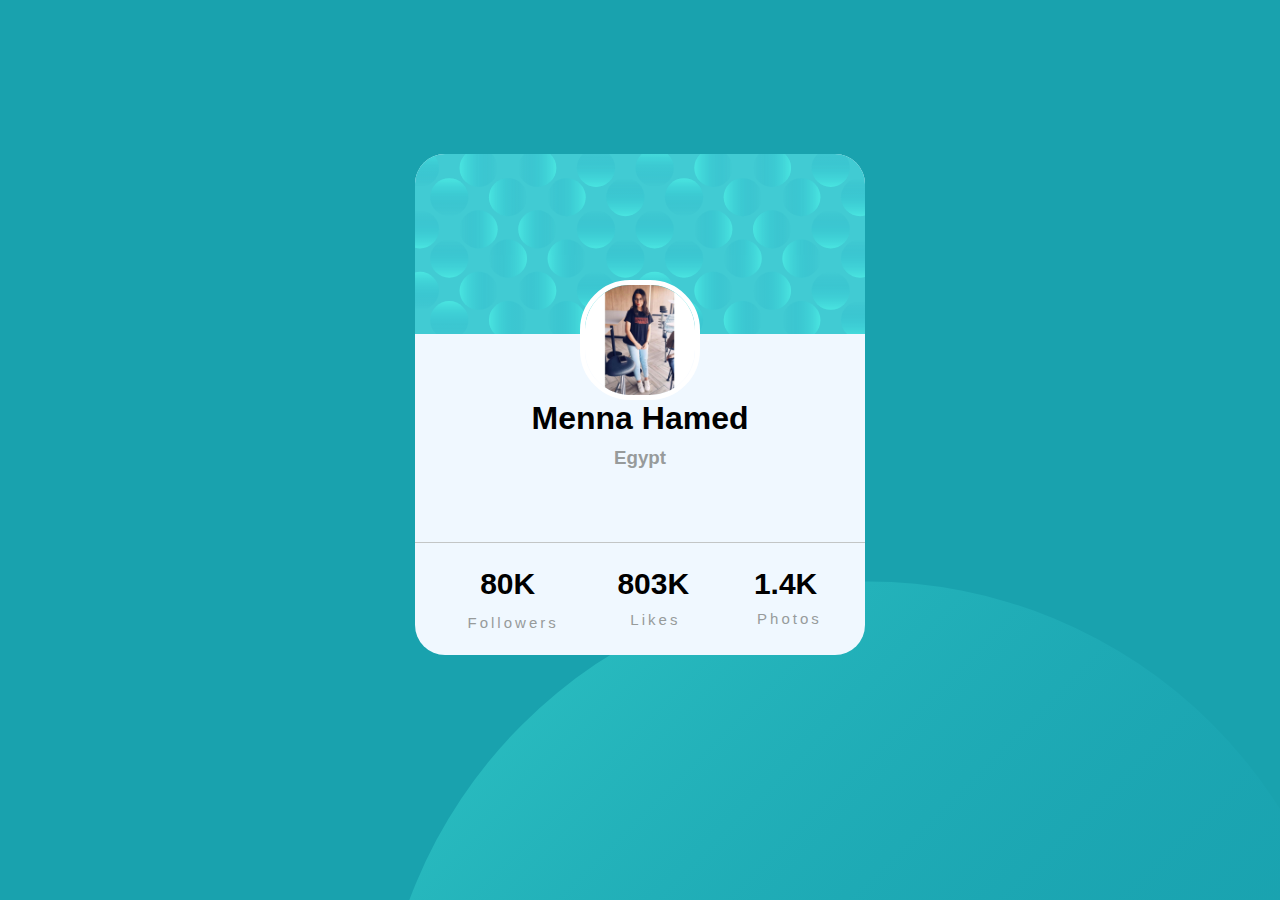
<file: index.html>
<!DOCTYPE html>
<html lang="en">
<head>
  <meta charset="UTF-8">
  <meta http-equiv="X-UA-Compatible" content="IE=edge">
  <meta name="viewport" content="width=device-width, initial-scale=1.0">
  <link rel="stylesheet" href="style.css">
  <title>card</title>
</head>
<body>
  <header>
    <div class="box">
      <div class="images">
        <img src="images/bg-pattern-card.svg" alt="">
      <img src="images/menna.jpg" style="height: 120px; width: 120px;" alt="">
      </div>
       <div class="text">
        <h1>Menna Hamed <span></span></h1>
        <h3>Egypt</h3>
       </div>
       <div class="numbers">
        <ul>
         <li>
           <h1>80K</h1>
           <p>Followers</p>
         </li>
        <li>
           <h1>803K</h1>
           <p>Likes</p>
        </li>
        <li>
          <h1>1.4K</h1>
           <p>Photos</p>
        </li>
      </ul>
       </div>
    </div>
  </header>
</body>
</html>
</file>
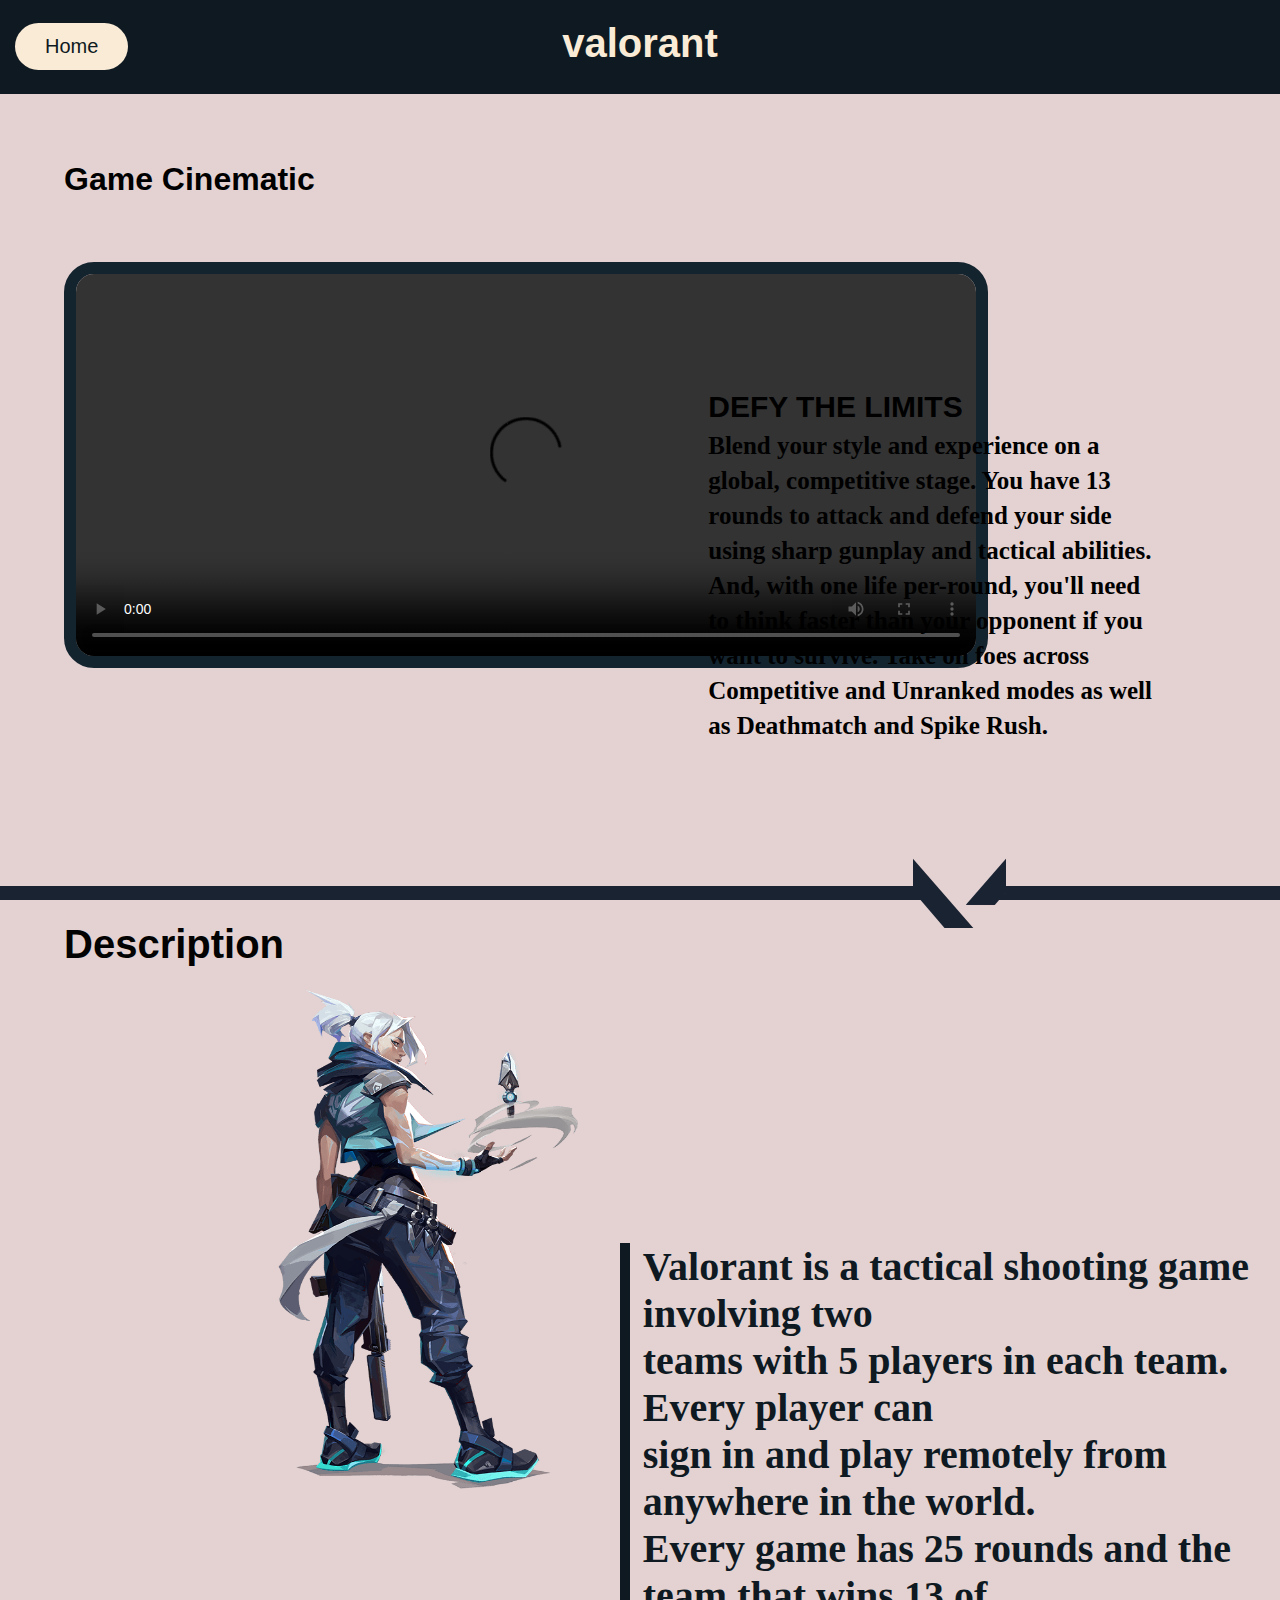
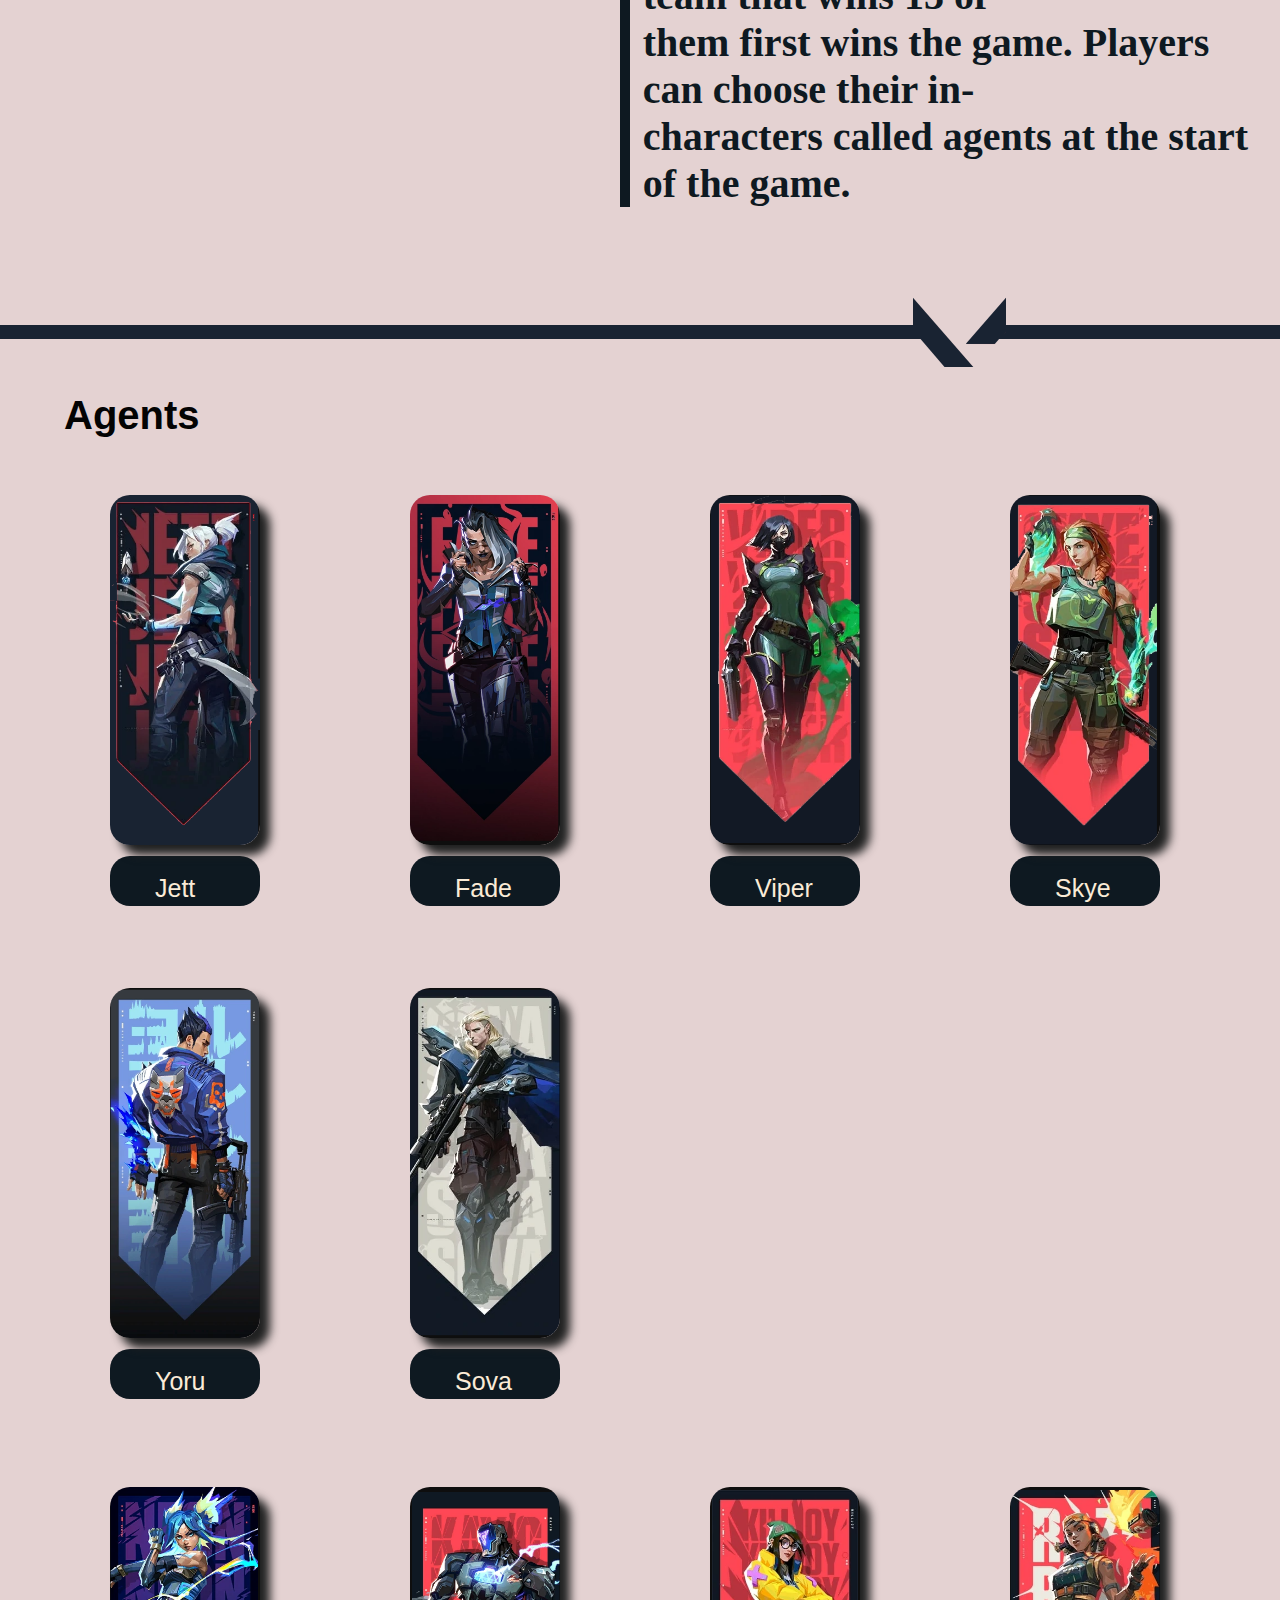
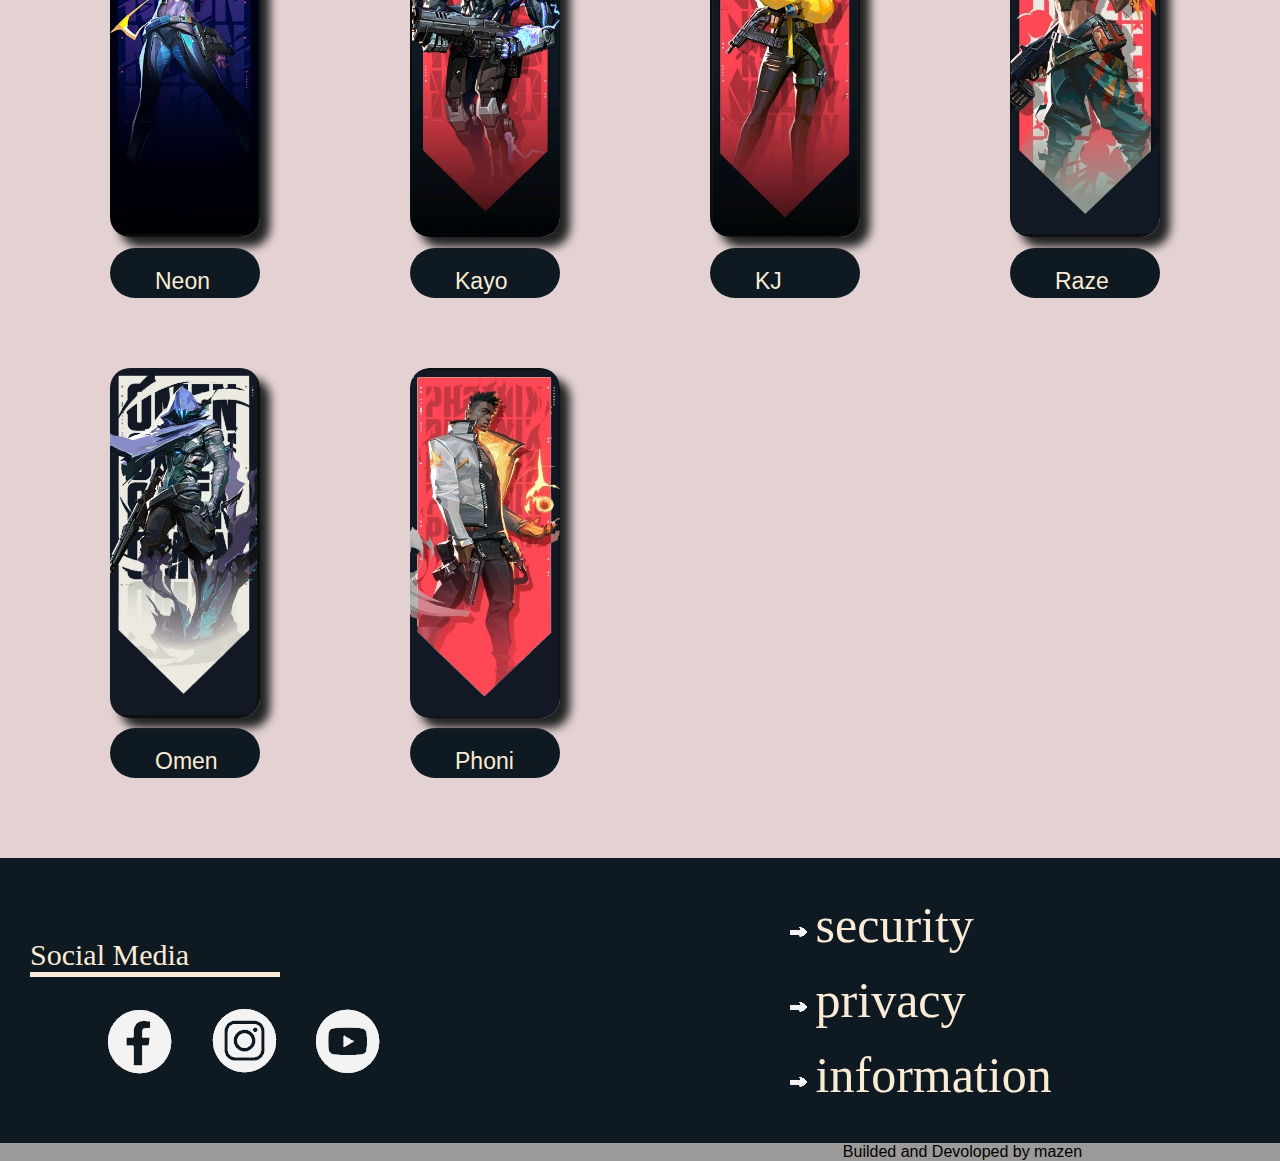
<file: 1stp.html>
<html>
    <head>
<link rel="stylesheet" href="css/1sto.css">
<link href="http://fonts.cdnfonts.com/css/valorant" rel="stylesheet">
<link href="http://fonts.cdnfonts.com/css/my-big-heart-demo" rel="stylesheet">
<link href="http://fonts.cdnfonts.com/css/dimensity" rel="stylesheet">
<link href="http://fonts.cdnfonts.com/css/improvisation" rel="stylesheet">
    </head>


<body>
    <div class="text1">
        <h1>valorant</h1>
    </div>
    <button type="button" class="butt3"><a href="it.html">Home</a></button>
    <h1 class="cine" id="ciine">Game Cinematic</h1>
        <video controls autoplay loop class="valv">
            <source src="https://youtu.be/e7VOQ1l20eo" type="video/mp4">
        </video>
        <p class="tit1"><span>DEFY THE LIMITS</span> 
          <br>  Blend your style and experience on a <br>
             global, competitive stage. You have 13 <br>
              rounds to attack and defend your side <br>
               using sharp gunplay and tactical abilities. <br>
                And, with one life per-round, you'll need <br>
                 to think faster than your opponent if you <br>
                  want to survive. Take on foes across <br>
                   Competitive and Unranked modes as well <br>
                    as Deathmatch and Spike Rush.</p>
        
        <img src="fas.png" alt="" class="fassel">
        <p class="tit2" id="desmain">Description</p>
        <div class="section2">
            <img src="css/jett3.png" alt="">
        <p class="discribe1"  >Valorant is a tactical shooting game involving two
    <br>   teams with 5 players in each team. Every player can
    <br> sign in and play remotely from anywhere in the world.
    <br> Every game has 25 rounds and the team that wins 13 of 
    <br>them first wins the game. Players can choose their in-
    <br> characters called agents at the start of the game.
        </p>
        </div>
        <img src="fas.png" alt="" class="fassel">
        <h1 class="agent" id="agents">Agents</h1>
       
 <div class="pic1">
     <ul>
     <li><img src="jett.png" alt="" ></il>
                <div></div>
                <p>Jett</p>
    <li><img src="fade.png" alt="" ></il>
                 <div></div>
                 <p>Fade</p>
    <li><img src="vip.png" alt="" ></il>
                 <div></div> 
                 <p>Viper</p>
    <li><img src="skye.png" alt="" ></il>
                 <div></div>
                 <p>Skye</p>
    <li><img src="yoru.png" alt="" ></il>
                <div></div>
                <p>Yoru</p>
    <li><img src="sova.png" alt="" ></il>
                <div></div>
                <p>Sova</p>
    </ul>
 </div>
 
 </div>
 <div class="pic2">
    <ul>
    <li><img src="neon.png" alt="" ></il>
        <div></div>
        <p>Neon</p>
   <li><img src="kayo.png" alt="" ></il>
    <div></div>
    <p>Kayo</p>
   <li><img src="kj.png" alt="" ></il>
    <div></div>
    <p>KJ</p>
   <li><img src="raze.png" alt="" ></il>
    <div></div>
    <p>Raze</p>
   <li><img src="omen.png" alt=""></il>
    <div></div>
    <p>Omen</p>
   <li><img src="phon.png" alt="" ></il>
    <div></div>
    <p>Phoni</p>
               
   </ul>
</div>
</body>
<footer class="foot">
    <p class="f1">Social Media</p>
<ul>
    <li><img src="fcb.png" alt=""></li>
    <li><img src="ins.png" alt=""></li>
    <li><img src="yt.png" alt=""></li>
</ul>
<p class="f2">Builded and  Devoloped by mazen</p>
<!-- <p class="buttp2">Main page</p>
<button type="button" class="butt2">press here</button> -->
<p class="visa">Visa</p>
<p class="six">16+</p>
</footer>
<ul class="unor">
    <li><a href="#">security</a></li>
    <li><a href="#">privacy</a></li>
    <li><a href="#">information</a></li>
</ul>

</html>
</file>
<file: style.css>
*
{
    margin: 0%;
    padding: 0%;
    box-sizing: border-box;
}
body
{
background-color: hsl(185, 75%, 39%);
background-image: url('images/bg-pattern-bottom.svg');
background-repeat: no-repeat;
background-position:125% -180%;
font-family: sans-serif;
font-weight: 100;
}
/* header
{
    background-image: url('images/bg-pattern-top.svg');
    background-repeat: no-repeat;
    background-position:-45% 40%;
} */
.box
{
    display: flex;
    justify-content: space-between;
    text-align: center;
    flex-direction: column;
    background-color: aliceblue;
    border-radius: 30px;
    width: fit-content;
    margin: auto;
    margin-top: 12%;
    gap: 2rem;
}
.images
{
    display: flex;
    align-items: center;
    flex-direction: column;
    position: relative;
    
}
.images :nth-of-type(1){
    width: 450px;
    border-top-left-radius: 30px;
    border-top-right-radius:30px ;
}
.images :nth-of-type(2)
{
    border-radius: 50px;
    position: absolute;
    top:70%;
    border:5px white solid ;
}
.text
{
    padding: 2rem 0rem;
    line-height: 2.5rem;
}
.numbers ul
{
   list-style: none; 
   display: flex;
   justify-content: space-around;
   gap: 50px;
   font-size: 15px;
   border-top: 1px hsl(180, 3%, 77%) solid;
   padding: 1.5rem 2.5rem;
}
.numbers ul li p 
{
    color:hsl(180, 2%, 60%) ;
    padding-top:15%;
    padding-left: 6%;
    font-size:15px ;
    letter-spacing:3px ;
}
.text span,h3{
    color: hsl(180, 2%, 60%);
}
</file>
<file: css/1sto.css>
body
{
    background-color: #e4d2d2;
    width: 100%px;
    height:100%;
    padding: 0%;
    margin: 0%;
    overflow-x: hidden;
    overflow-y:scroll;
}
/* footer
{
    width: 1920px;
   margin-right: 0%;
} */
.cine
{
    margin-top: 2%;
    margin-bottom: 0%;
    margin-left:5% ;
    font-family: 'VALORANT', sans-serif;  

}
.butt3
{
    background-color:antiquewhite ;
    padding: 12px 30px;
    position: relative;
    bottom: 65px;
    left: 15px;
    border:none ;
    border-radius: 30px;
}
.butt3 a
{
    text-decoration: none;
    color: #0e1921;
    font-size: 20px;
}
.butt3:hover
{
    transform: scale(1.1);
    cursor: pointer;
}

.valv
 {    
height: 382.5px;
width: 900px;
margin: 5%  25% ;
/* border-color: #8f27a9; */
border: 12px solid #14242f;
border-radius: 30px;
position: relative;
right:20% ;
} 
.tit1
{
    position: relative;
    float: right;
  margin-top: -20%;
  right: 10%;
  bottom: 10%;
  font-size: 25px;
  font-weight: 600;
  line-height: 1.4;
}
.tit1 span
{
    font-size: 30px;
    margin-bottom: 5%;
    position: relative;
    bottom: 2%;
    font-family: 'VALORANT', sans-serif;  
    
}
.text1
{
    background-color: #0e1921;
    margin-top: -1%;
    margin-left:-0.4%;
    margin-right:-0.4%;
    padding: 0.1%;
    color: antiquewhite;
    font-family: 'VALORANT', sans-serif;  
    text-align: center;
    position: relative;
    top: 6px;
    font-size: 20px;
}
.pic1 ul li
{
    list-style: none;
    display: inline-block;
    margin: 20px;
    margin-left: 10px;
    padding: 10px 60px;

}
.pic1 ul li img
{ 
  height: 350px;
    width: 150px;
    box-shadow: 10px 10px 10px  #202121;
    margin-bottom:4% ;
    border-radius: 20px;
}
/* .pic1 ul li img:hover
{
    transform: scale(1.1);
    cursor: pointer;
} */
.pic1 ul  div
    { list-style: none;
        background-color: #0e1921;
        height:50PX ;
        width: 150PX;
        margin-top: 3%;
        border-radius: 20px;
        /* transition: width 1s; */
    }
    /* .pic1 ul  div:hover
    {
        width: 150px;
    } */
    .pic1 ul p
    {
        margin-top: -21%;
        margin-left: 30%;
        font-size: 25px;
        font-family: 'VALORANT', sans-serif;  
       color: antiquewhite;
    }
.pic2 ul li
{
    list-style: none;
    display: inline-block;
    margin: 20px;
    margin-left: 10px;
    margin-top:10px;
    padding: 10px 60px;

}
.pic2 ul li img
{
  height: 350px;
    width: 150px;
    box-shadow: 10px 10px 10px  #202121;
    margin-bottom:4% ;
    border-radius: 20px;
}
/* .pic2 ul li img:hover
{
    transform: scale(1.1);
    cursor: pointer;
} */
.pic2 ul  div
    { list-style: none;
        background-color:#0e1921;
        height:50PX ;
        width: 150PX;
        margin-top: 3%;
        border-radius: 50px;
        /* transition: width 1s; */

    }
    /* .pic2 ul  div:hover
    {
        width: 150px;
    } */
    .pic2 ul p
    { 
        color: antiquewhite;
        margin-top: -20%;
        margin-left: 30%;
        font-size: 23px;
        font-family: 'VALORANT', sans-serif;  
    }
.agent
{
    color: rgb(3, 3, 3);
    font-family: 'VALORANT', sans-serif;  
    font-size: 40px;
    margin-left: 5%;
}
.fassel
{
    margin-left: 0%;
    
}

.tit2
{
    color: rgb(3, 3, 3);
    font-family: 'VALORANT', sans-serif;  
    font-size: 40px;
    margin: -0.5%; 
    margin-left:5% ;
    font-weight: bold;
}
.section2 img
{
    
    background-repeat: no-repeat;
    margin-bottom:-12% ;
    margin-left: 10%;
    margin-top:3% ;
    margin-right:20% ;
    height: 500;
    width: 300;
    position: relative;
    left: 150px;
   top: -10px;
   /* box-shadow:10px 10px 10px #0e1921; */
    animation: moveToRight 1s ease-in-out;
    animation-delay: 20ms;
    /* border-right: 10px solid #0e1921;
    border-bottom:10px solid #0e1921 ; */
  } 
  @keyframes moveToRight {
      0% {
          transform: translateX(-650px);
      }
      100% {
          transform: translateX(40px);
      }
  }
.discribe1
{
    color: #0e1921;
    font-size: 40px;
    margin-top:-8% ;
    margin-bottom:7% ;
    margin-left:50% ;
   position: relative;
   left: -20px;
   font-weight: bold;
     /* transform: translate(-60,-30);  */
     border-left: 10px solid #0e1921;
     padding-left: 1%;
}
.foot
{
    width:1925px ;
    height: 300px;
    background-color: #0e1921;
    margin-bottom: -2%;
    margin-left:0% ;
    margin-right:0% ; 
    /* padding-left: 10px; */
}
.foot ul li
{
    list-style: none;
    display: inline-block;
    
}
.foot ul li img
{
     position: relative;
    top: 80px; 
   left: 50px;

}
.foot ul li img:hover
{
    transform: scale(1.2);
    cursor: pointer;
}
.f1
{
    color: antiquewhite;
    font-size: 30px;
    position: relative;
    top:80px;
    left: 30px;
    margin-bottom: 0%;
    border-bottom:5px solid antiquewhite ;
    width: 250px;
}
.f2
{
    color: rgb(0, 0, 0);
    position: relative;
    top: 110px;
    /* left: 840px; */
    background-color: rgb(156, 154, 152);
    width: 1925px;
    margin-bottom: -2%;
    text-align: center;
    font-family: 'VALORANT', sans-serif;  

}
/* .butt2
{
    position: relative;
    top: -90px;
    left: 770px;
    bottom: 25px;
    background-color: antiquewhite;
    border: none;
    padding: 20px 80px;
    border-radius: 40px;
    font-size: 25px;
}
.butt2:hover
{
    transform: scale(1.1);
    cursor: pointer;
}
.buttp2
{
    color: antiquewhite;
    font-size: 30px;
    position: relative;
    top:-105px;
    left: 780px;
    margin-bottom: 0%;
    border-bottom:5px solid antiquewhite ;
    width: 250px;
} */
.six
{ 
    color: antiquewhite;
    position: relative;
    bottom: 160px;
    font-size: 70px;
     left:1500px;
     /* border: 5px solid antiquewhite; 
     border-radius:100px; 
     width: 150px;
     padding: 0.25%; */
}
.visa
{
    position: relative;
    bottom: 20px;
    left:1635px ;
    font-size: 60px;
    color: antiquewhite;
    font-family: 'Improvisation', sans-serif;
    border: 5px solid antiquewhite;
    padding-left: 1%;
    border-radius: 30px;
    width: 200px;
}
.unor
{
    list-style-image:url("../arrow.png");
    color: antiquewhite;
    position: relative;
    bottom: 270px;
    left: 750px;
    font-size: 50px;
    /* list-style: none; */
    justify-content: space-between;
    margin: 2%;
    margin-bottom: 22%;
    line-height: 1.5;

}
.unor li a
{
    text-decoration: none;
    color: antiquewhite;
}
.unor li :hover
{
    color: rgb(42, 104, 237);
    transition: 0.4s;
}
</file>
